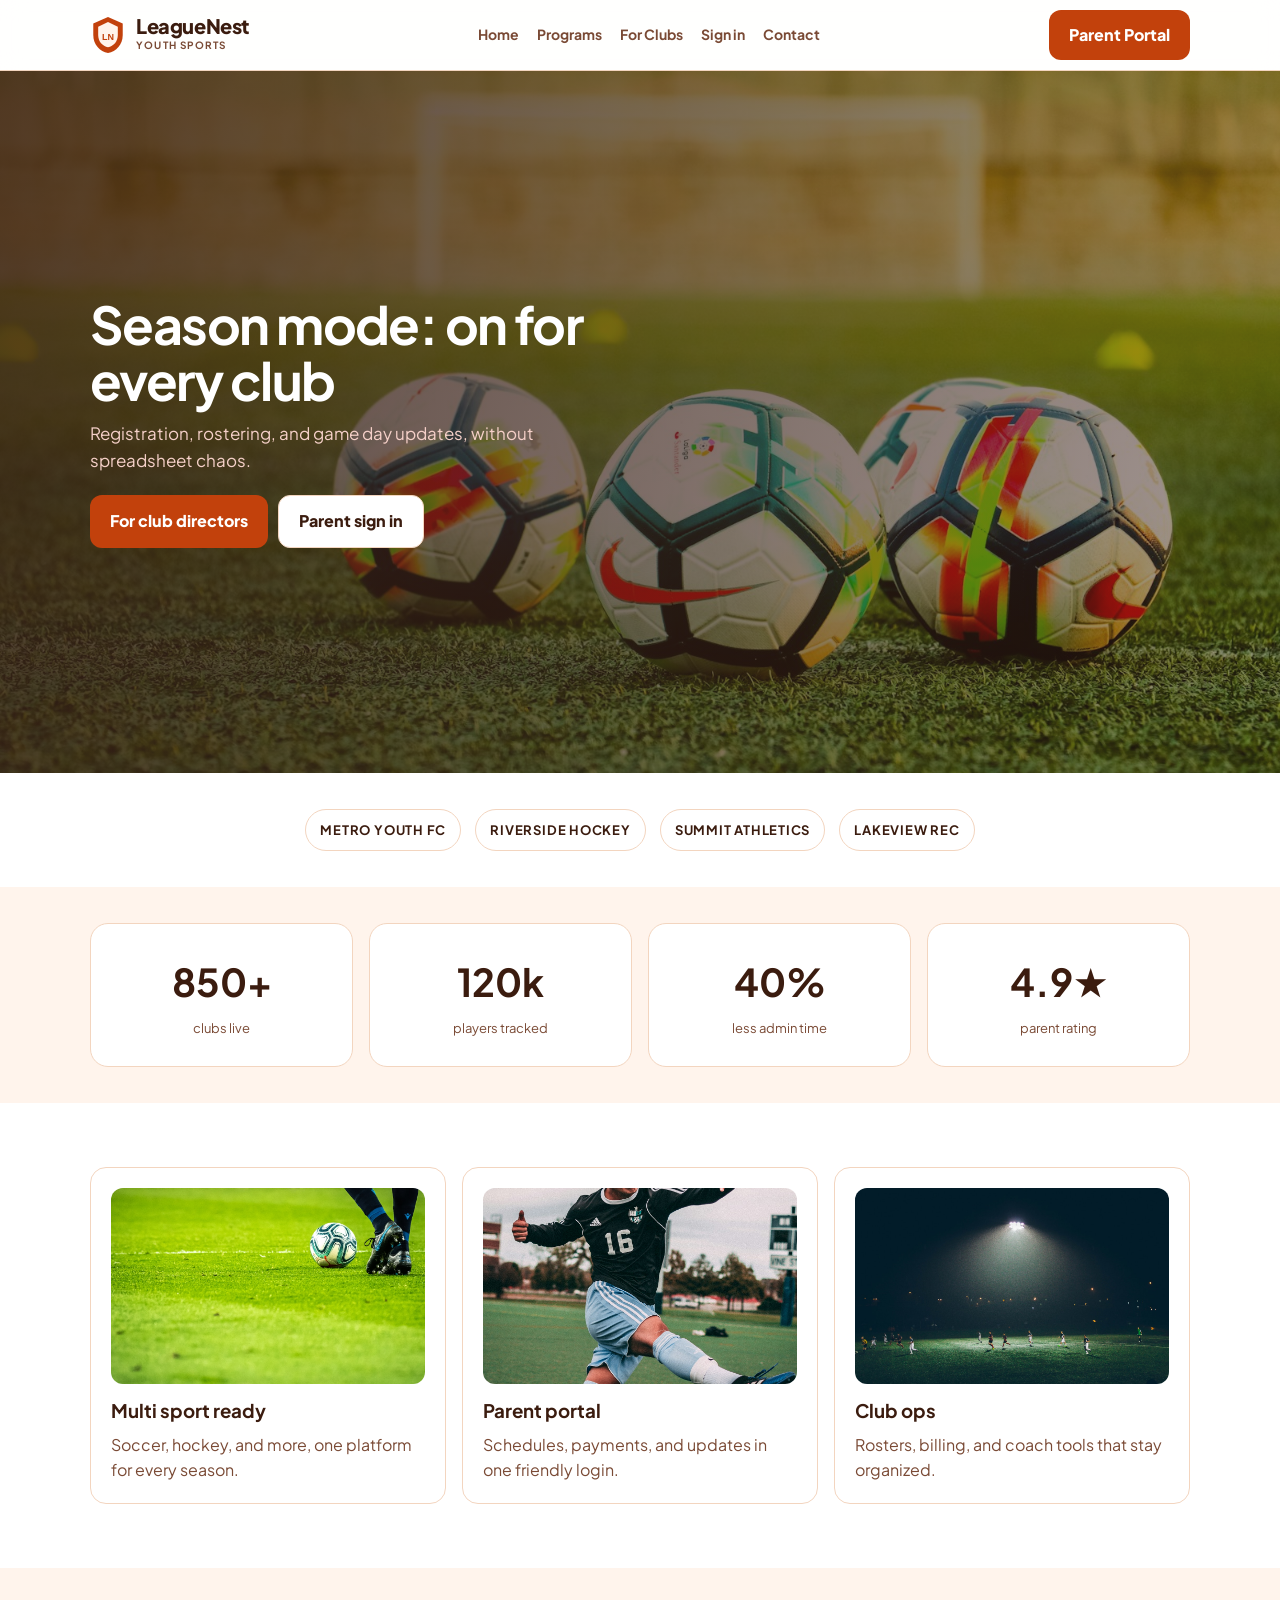
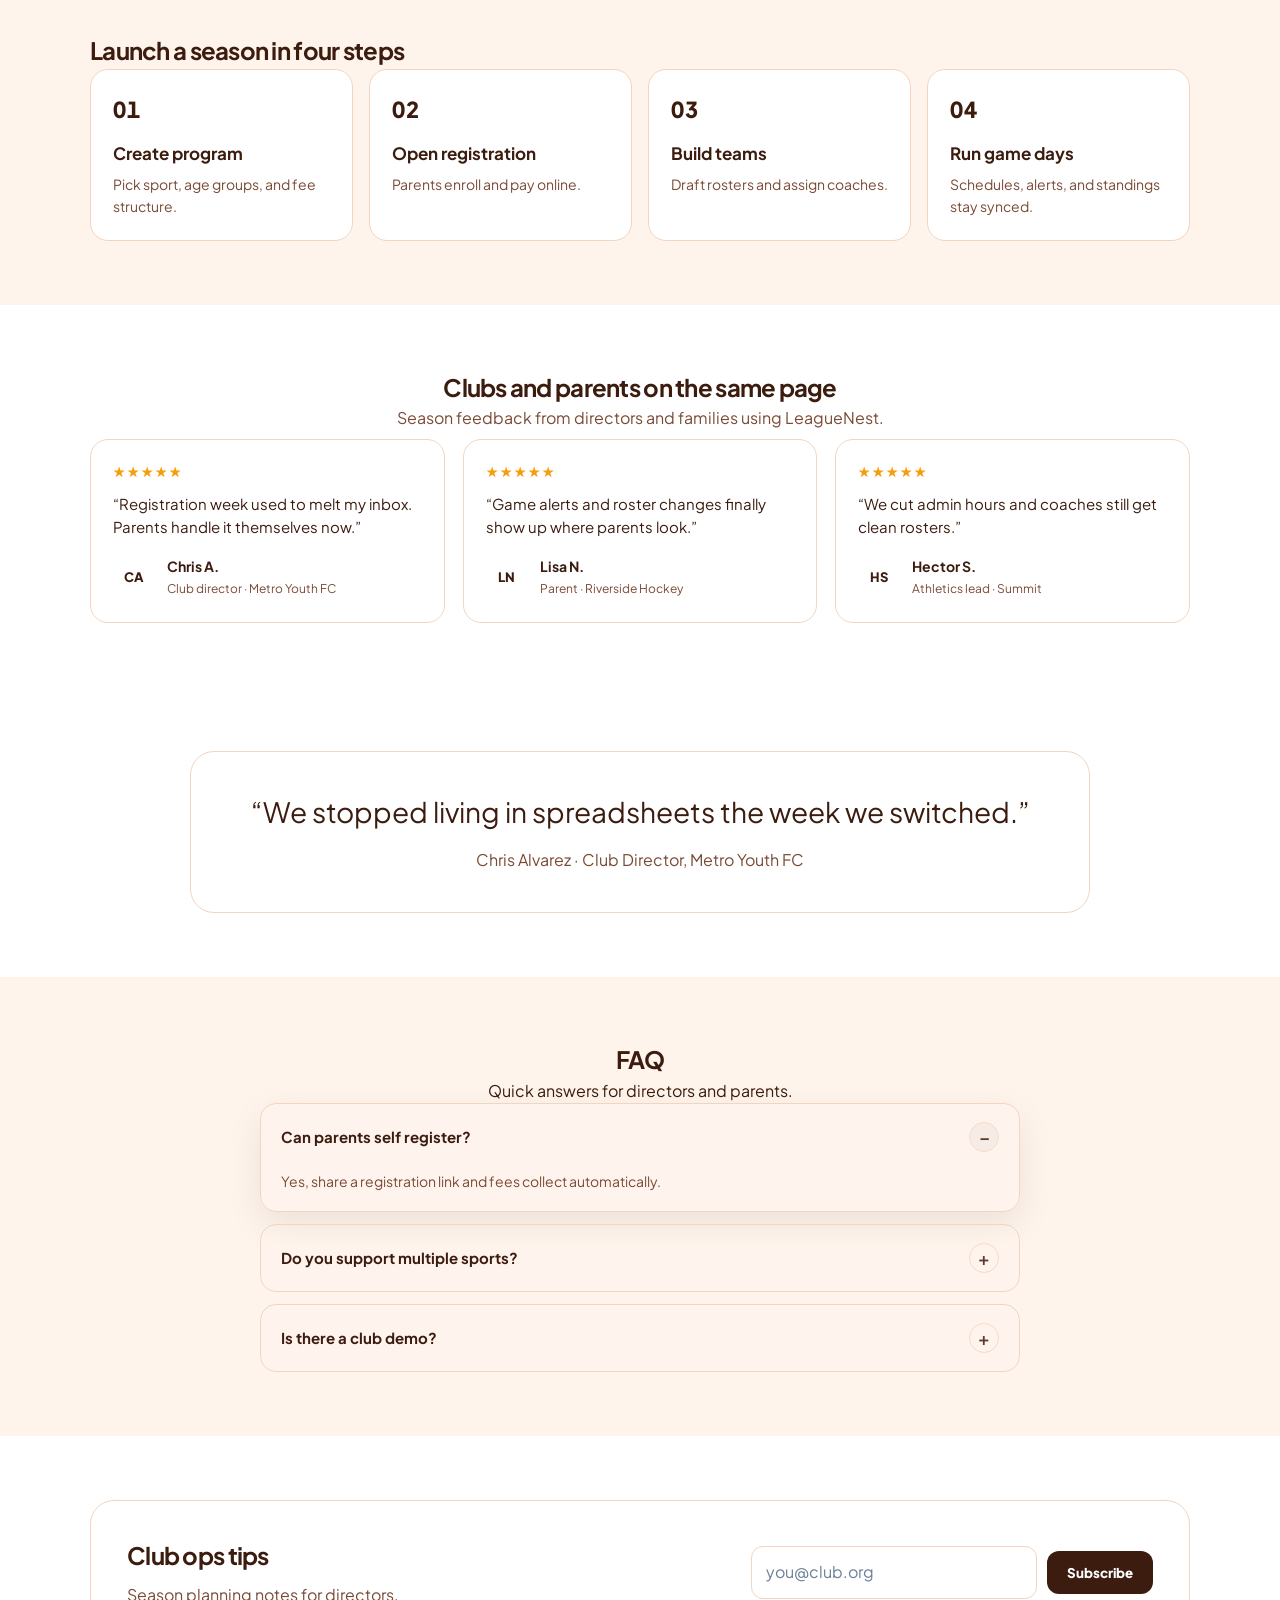
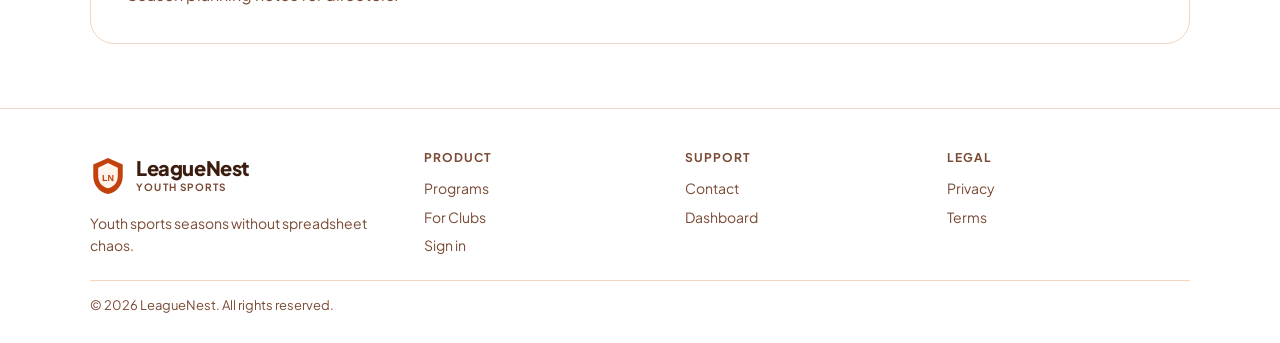
<file: index.html>
<!DOCTYPE html><html lang="en"><head><meta charset="utf-8"/><meta name="viewport" content="width=device-width,initial-scale=1"/>
<title>LeagueNest | Youth Sports Programs</title><link href="https://fonts.googleapis.com/css2?family=Plus+Jakarta+Sans:wght@400;500;600;700;800&display=swap" rel="stylesheet"/><link rel="stylesheet" href="styles.css"/>  <link rel="icon" href="favicon.svg" type="image/svg+xml"/>
  <meta name="theme-color" content="#fff4ec"/>
  <meta name="description" content="Youth sports platform for registration, rosters, and game day updates."/>
  <meta property="og:title" content="LeagueNest | Youth Sports Programs"/>
  <meta property="og:description" content="Youth sports platform for registration, rosters, and game day updates."/>
  <meta property="og:type" content="website"/>
  <meta property="og:url" content="https://mryamaslam.github.io/leaguenest/"/>
  <meta name="twitter:card" content="summary_large_image"/>
</head><body>
<a class="skip-link" href="#main">Skip to content</a>
<header><div class="wrap nav"><a class="logo logo-league" href="index.html" aria-label="LeagueNest home"><svg class="logo-crest" viewBox="0 0 44 48" aria-hidden="true"><path d="M22 2L40 10v14c0 12-8 20-18 22C12 44 4 36 4 24V10L22 2z" fill="#c2410c"/><path d="M22 8L34 14v10c0 8-5.2 13.5-12 15-6.8-1.5-12-7-12-15V14L22 8z" fill="#fff4ec"/><text x="22" y="30" text-anchor="middle" font-family="Arial Black,Arial,sans-serif" font-size="11" font-weight="800" fill="#c2410c">LN</text></svg><span class="logo-copy"><span class="logo-name">LeagueNest</span><span class="logo-tag">youth sports</span></span></a>
<button class="nav-toggle" id="navToggle" aria-label="Menu">☰</button>
<nav class="links" id="navLinks"><a href="index.html">Home</a><a href="programs.html">Programs</a><a href="clubs.html">For Clubs</a><a href="login.html">Sign in</a><a href="contact.html">Contact</a></nav>
<a class="btn btn-red" href="login.html">Parent Portal</a></div></header>
<main id="main">
<section class="hero" style="background-image:url('images/hero.jpg')"><div class="wrap">
<h1>Season mode: on for every club</h1>
<p class="lead">Registration, rostering, and game day updates, without spreadsheet chaos.</p>
<div style="display:flex;gap:10px;flex-wrap:wrap"><a class="btn btn-red" href="clubs.html">For club directors</a><a class="btn btn-line" href="login.html">Parent sign in</a></div>
</div></section>
<section class="section-alt section-tight"><div class="wrap"><div class="logos-row reveal"><span>Metro Youth FC</span><span>Riverside Hockey</span><span>Summit Athletics</span><span>Lakeview Rec</span></div></div></section>
<section class="section-tight"><div class="wrap"><div class="stats-strip reveal">
<div class="stat-box"><b>850+</b><span>clubs live</span></div>
<div class="stat-box"><b>120k</b><span>players tracked</span></div>
<div class="stat-box"><b>40%</b><span>less admin time</span></div>
<div class="stat-box"><b>4.9★</b><span>parent rating</span></div>
</div></div></section>
<section class="section-alt"><div class="wrap"><div class="grid-3">
<article class="card reveal"><img src="images/soccer.jpg" alt="Soccer" loading="lazy" decoding="async"><h3>Multi sport ready</h3><p>Soccer, hockey, and more, one platform for every season.</p></article>
<article class="card reveal"><img src="images/kids.jpg" alt="Kids" loading="lazy" decoding="async"><h3>Parent portal</h3><p>Schedules, payments, and updates in one friendly login.</p></article>
<article class="card reveal"><img src="images/field.jpg" alt="Field" loading="lazy" decoding="async"><h3>Club ops</h3><p>Rosters, billing, and coach tools that stay organized.</p></article>
</div></div></section>
<section><div class="wrap"><div class="section-head reveal"><h2 style="letter-spacing:-.03em">Launch a season in four steps</h2></div>
<div class="process reveal">
<div class="step"><h3>Create program</h3><p>Pick sport, age groups, and fee structure.</p></div>
<div class="step"><h3>Open registration</h3><p>Parents enroll and pay online.</p></div>
<div class="step"><h3>Build teams</h3><p>Draft rosters and assign coaches.</p></div>
<div class="step"><h3>Run game days</h3><p>Schedules, alerts, and standings stay synced.</p></div>
</div></div></section>
<section class="reviews-section section-alt"><div class="wrap"><div class="section-head center reveal"><h2 style="letter-spacing:-.03em">Clubs and parents on the same page</h2><p class="muted">Season feedback from directors and families using LeagueNest.</p></div><div class="reviews-grid reveal"><article class="review-card"><div class="review-stars">★★★★★</div><p>“Registration week used to melt my inbox. Parents handle it themselves now.”</p><div class="review-author"><span class="review-avatar">CA</span><div><strong>Chris A.</strong><span class="muted">Club director · Metro Youth FC</span></div></div></article><article class="review-card"><div class="review-stars">★★★★★</div><p>“Game alerts and roster changes finally show up where parents look.”</p><div class="review-author"><span class="review-avatar">LN</span><div><strong>Lisa N.</strong><span class="muted">Parent · Riverside Hockey</span></div></div></article><article class="review-card"><div class="review-stars">★★★★★</div><p>“We cut admin hours and coaches still get clean rosters.”</p><div class="review-author"><span class="review-avatar">HS</span><div><strong>Hector S.</strong><span class="muted">Athletics lead · Summit</span></div></div></article></div></div></section>
<section class="section-alt"><div class="wrap"><div class="quote-band reveal">
<blockquote>“We stopped living in spreadsheets the week we switched.”</blockquote>
<p class="muted">Chris Alvarez · Club Director, Metro Youth FC</p>
</div></div></section>
<section><div class="wrap"><div class="section-head center reveal"><h2>FAQ</h2><p>Quick answers for directors and parents.</p></div>
<div class="faq reveal">
<details open><summary>Can parents self register?</summary><p>Yes, share a registration link and fees collect automatically.</p></details>
<details><summary>Do you support multiple sports?</summary><p>Soccer, hockey, multi sport clinics, and custom programs.</p></details>
<details><summary>Is there a club demo?</summary><p>Yes, request one from the contact page.</p></details>
</div></div></section>
<section class="section-alt"><div class="wrap"><div class="newsletter reveal">
<div><h2>Club ops tips</h2><p class="muted" style="margin-top:8px">Season planning notes for directors.</p><p class="nl-success" style="display:none;margin-top:8px;color:var(--red)">Subscribed.</p></div>
<form id="newsletterForm" class="newsletter-form"><input type="email" required placeholder="you@club.org"/><button class="btn" type="submit">Subscribe</button></form>
</div></div></section>
</main>
<footer><div class="wrap"><div class="footer-grid">
<div><a class="logo logo-league" href="index.html" aria-label="LeagueNest home"><svg class="logo-crest" viewBox="0 0 44 48" aria-hidden="true"><path d="M22 2L40 10v14c0 12-8 20-18 22C12 44 4 36 4 24V10L22 2z" fill="#c2410c"/><path d="M22 8L34 14v10c0 8-5.2 13.5-12 15-6.8-1.5-12-7-12-15V14L22 8z" fill="#fff4ec"/><text x="22" y="30" text-anchor="middle" font-family="Arial Black,Arial,sans-serif" font-size="11" font-weight="800" fill="#c2410c">LN</text></svg><span class="logo-copy"><span class="logo-name">LeagueNest</span><span class="logo-tag">youth sports</span></span></a><p class="muted" style="margin-top:10px;font-size:14px">Youth sports seasons without spreadsheet chaos.</p></div>
<div><h4>Product</h4><a href="programs.html">Programs</a><a href="clubs.html">For Clubs</a><a href="login.html">Sign in</a></div>
<div><h4>Support</h4><a href="contact.html">Contact</a><a href="dashboard.html">Dashboard</a></div>
<div><h4>Legal</h4><a href="privacy.html">Privacy</a><a href="terms.html">Terms</a></div>
</div><div class="footer-bottom">© 2026 LeagueNest. All rights reserved.</div></div></footer><script src="app.js"></script><div class="cookie-bar" id="cookieBar" role="dialog" aria-live="polite"><p>We use local storage for cart/demo preferences. See our <a href="privacy.html">Privacy</a>.</p><button type="button" class="btn btn-solid btn-primary btn-teal btn-red btn-sky" id="cookieAccept">Got it</button></div>
<button type="button" class="to-top" id="toTop" aria-label="Back to top">↑</button>
</body></html>
</file>
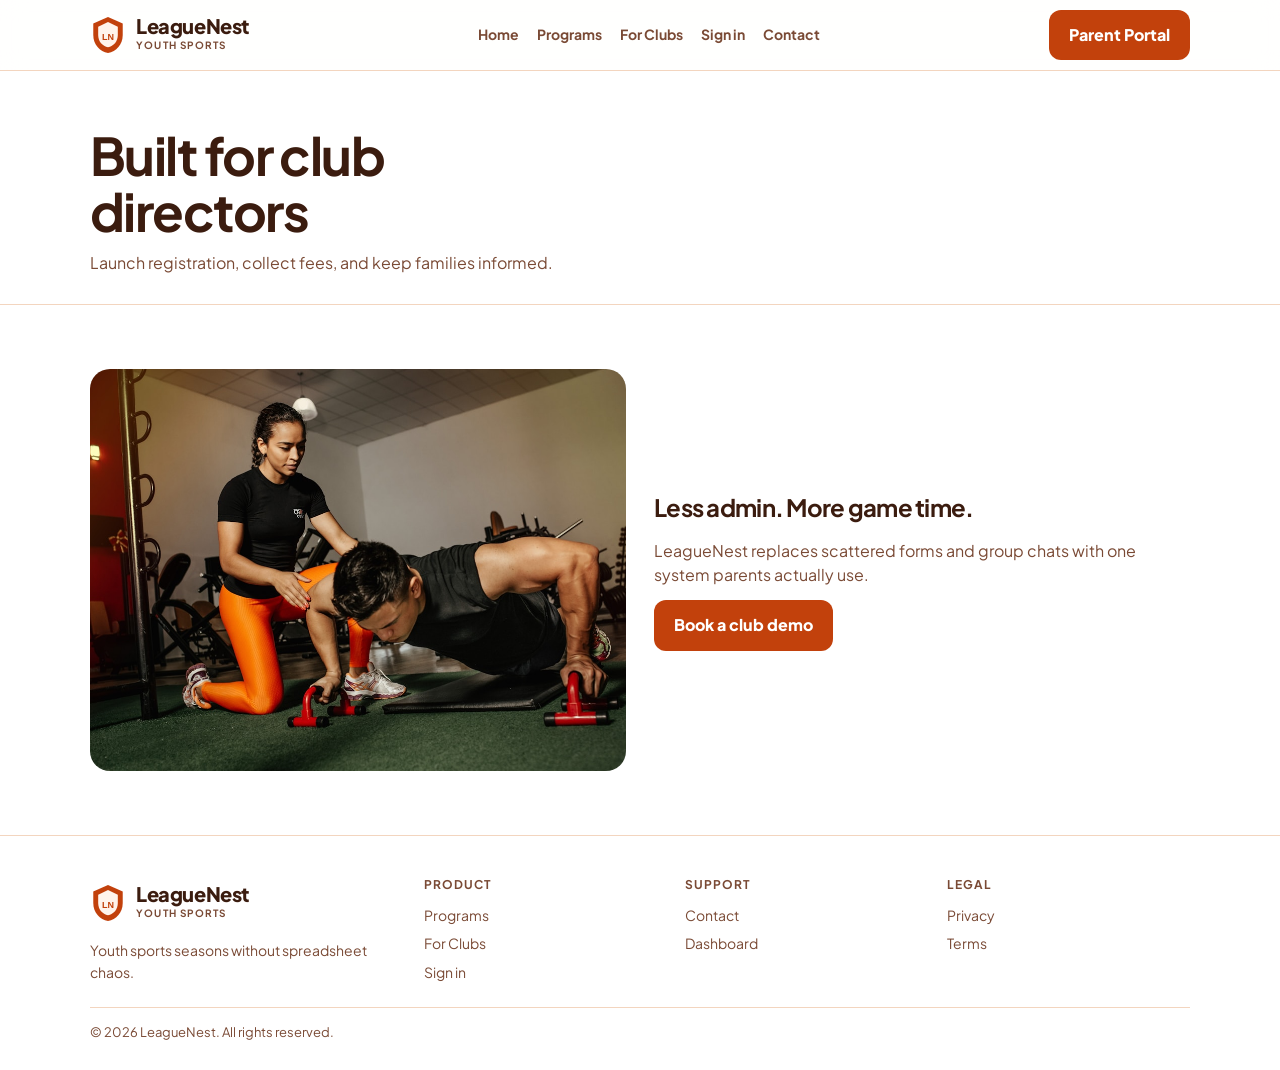
<file: clubs.html>
<!DOCTYPE html><html lang="en"><head><meta charset="utf-8"/><meta name="viewport" content="width=device-width,initial-scale=1"/>
<title>For Clubs | LeagueNest</title>
<link href="https://fonts.googleapis.com/css2?family=Plus+Jakarta+Sans:wght@400;500;600;700;800&display=swap" rel="stylesheet"/>
<link rel="stylesheet" href="styles.css"/>  <link rel="icon" href="favicon.svg" type="image/svg+xml"/>
  <meta name="theme-color" content="#fff4ec"/>
  <meta name="description" content="Youth sports platform for registration, rosters, and game day updates."/>
  <meta property="og:title" content="For Clubs | LeagueNest"/>
  <meta property="og:description" content="Youth sports platform for registration, rosters, and game day updates."/>
  <meta property="og:type" content="website"/>
  <meta property="og:url" content="https://mryamaslam.github.io/leaguenest/"/>
  <meta name="twitter:card" content="summary_large_image"/>
</head><body>
<a class="skip-link" href="#main">Skip to content</a><header><div class="wrap nav"><a class="logo logo-league" href="index.html" aria-label="LeagueNest home"><svg class="logo-crest" viewBox="0 0 44 48" aria-hidden="true"><path d="M22 2L40 10v14c0 12-8 20-18 22C12 44 4 36 4 24V10L22 2z" fill="#c2410c"/><path d="M22 8L34 14v10c0 8-5.2 13.5-12 15-6.8-1.5-12-7-12-15V14L22 8z" fill="#fff4ec"/><text x="22" y="30" text-anchor="middle" font-family="Arial Black,Arial,sans-serif" font-size="11" font-weight="800" fill="#c2410c">LN</text></svg><span class="logo-copy"><span class="logo-name">LeagueNest</span><span class="logo-tag">youth sports</span></span></a>
<button class="nav-toggle" id="navToggle" aria-label="Menu">☰</button>
<nav class="links" id="navLinks"><a href="index.html">Home</a><a href="programs.html">Programs</a><a href="clubs.html">For Clubs</a><a href="login.html">Sign in</a><a href="contact.html">Contact</a></nav>
<a class="btn btn-red" href="login.html">Parent Portal</a></div></header>
<main id="main"><div class="page-hero"><div class="wrap"><h1>Built for club directors</h1><p>Launch registration, collect fees, and keep families informed.</p></div></div>
<section class="section-alt"><div class="wrap grid-2"><img class="split-img" src="images/team.jpg" alt="Club staff" loading="lazy" decoding="async"><div>
<h2>Less admin. More game time.</h2>
<p class="muted" style="margin:12px 0">LeagueNest replaces scattered forms and group chats with one system parents actually use.</p>
<a class="btn btn-red" href="contact.html">Book a club demo</a>
</div></div></section></main>
<footer><div class="wrap"><div class="footer-grid">
<div><a class="logo logo-league" href="index.html" aria-label="LeagueNest home"><svg class="logo-crest" viewBox="0 0 44 48" aria-hidden="true"><path d="M22 2L40 10v14c0 12-8 20-18 22C12 44 4 36 4 24V10L22 2z" fill="#c2410c"/><path d="M22 8L34 14v10c0 8-5.2 13.5-12 15-6.8-1.5-12-7-12-15V14L22 8z" fill="#fff4ec"/><text x="22" y="30" text-anchor="middle" font-family="Arial Black,Arial,sans-serif" font-size="11" font-weight="800" fill="#c2410c">LN</text></svg><span class="logo-copy"><span class="logo-name">LeagueNest</span><span class="logo-tag">youth sports</span></span></a><p class="muted" style="margin-top:10px;font-size:14px">Youth sports seasons without spreadsheet chaos.</p></div>
<div><h4>Product</h4><a href="programs.html">Programs</a><a href="clubs.html">For Clubs</a><a href="login.html">Sign in</a></div>
<div><h4>Support</h4><a href="contact.html">Contact</a><a href="dashboard.html">Dashboard</a></div>
<div><h4>Legal</h4><a href="privacy.html">Privacy</a><a href="terms.html">Terms</a></div>
</div><div class="footer-bottom">© 2026 LeagueNest. All rights reserved.</div></div></footer><script src="app.js"></script><div class="cookie-bar" id="cookieBar" role="dialog" aria-live="polite"><p>We use local storage for cart/demo preferences. See our <a href="privacy.html">Privacy</a>.</p><button type="button" class="btn btn-solid btn-primary btn-teal btn-red btn-sky" id="cookieAccept">Got it</button></div>
<button type="button" class="to-top" id="toTop" aria-label="Back to top">↑</button>
</body></html>
</file>
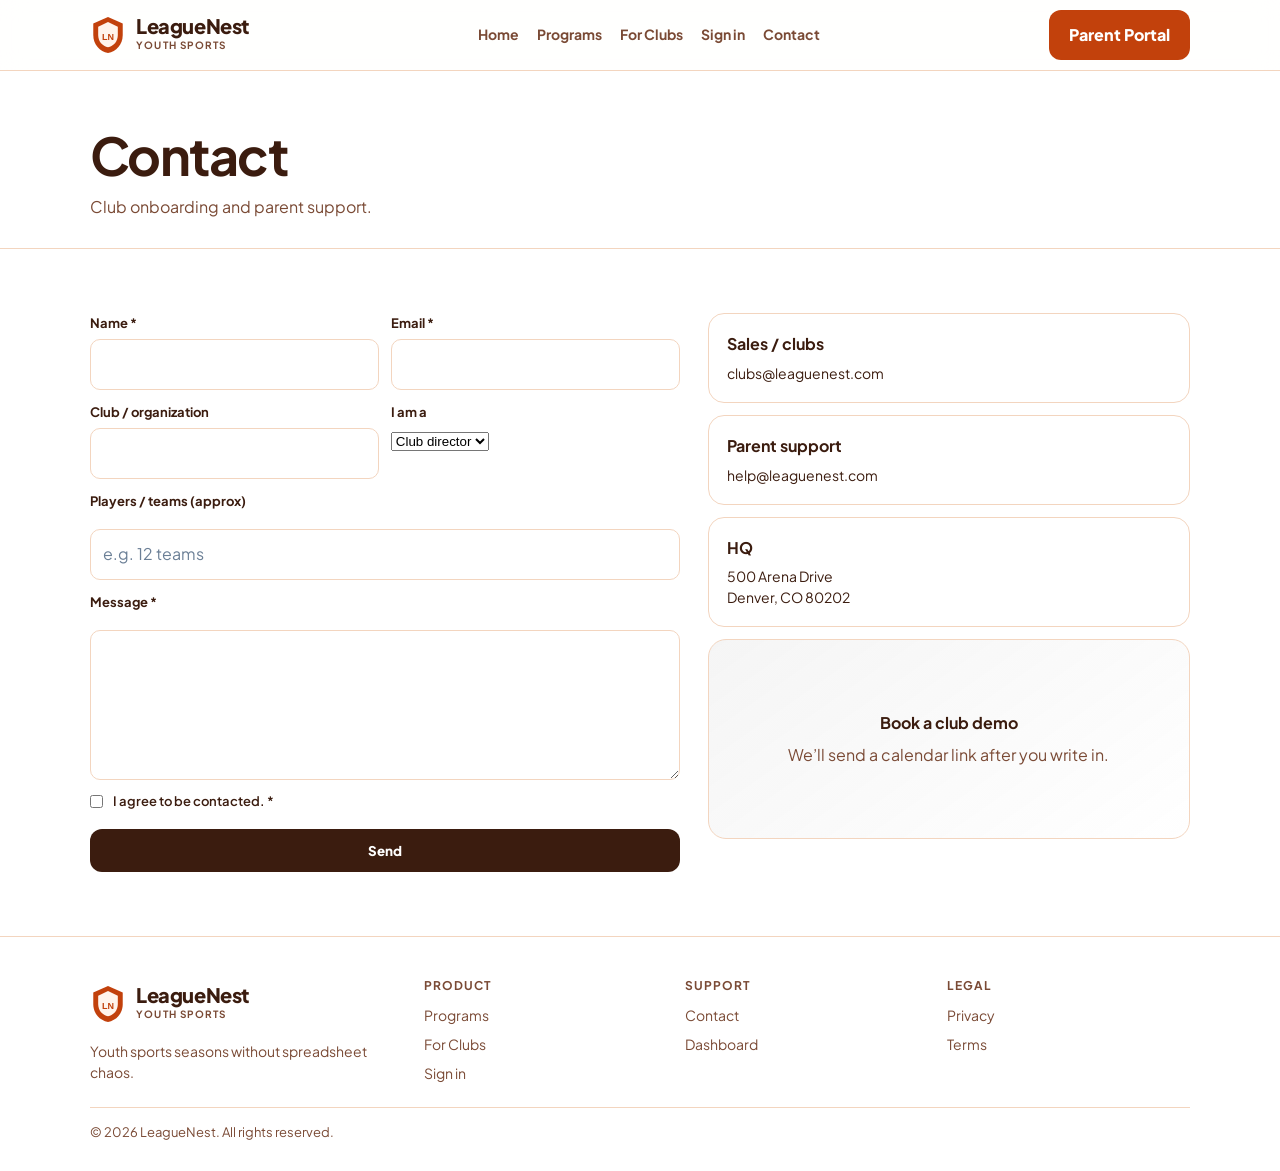
<file: contact.html>
<!DOCTYPE html><html lang="en"><head><meta charset="utf-8"/><meta name="viewport" content="width=device-width,initial-scale=1"/>
<title>Contact | LeagueNest</title><link href="https://fonts.googleapis.com/css2?family=Plus+Jakarta+Sans:wght@400;500;600;700;800&display=swap" rel="stylesheet"/><link rel="stylesheet" href="styles.css"/>  <link rel="icon" href="favicon.svg" type="image/svg+xml"/>
  <meta name="theme-color" content="#fff4ec"/>
  <meta name="description" content="Youth sports platform for registration, rosters, and game day updates."/>
  <meta property="og:title" content="Contact | LeagueNest"/>
  <meta property="og:description" content="Youth sports platform for registration, rosters, and game day updates."/>
  <meta property="og:type" content="website"/>
  <meta property="og:url" content="https://mryamaslam.github.io/leaguenest/"/>
  <meta name="twitter:card" content="summary_large_image"/>
</head><body>
<a class="skip-link" href="#main">Skip to content</a>
<header><div class="wrap nav"><a class="logo logo-league" href="index.html" aria-label="LeagueNest home"><svg class="logo-crest" viewBox="0 0 44 48" aria-hidden="true"><path d="M22 2L40 10v14c0 12-8 20-18 22C12 44 4 36 4 24V10L22 2z" fill="#c2410c"/><path d="M22 8L34 14v10c0 8-5.2 13.5-12 15-6.8-1.5-12-7-12-15V14L22 8z" fill="#fff4ec"/><text x="22" y="30" text-anchor="middle" font-family="Arial Black,Arial,sans-serif" font-size="11" font-weight="800" fill="#c2410c">LN</text></svg><span class="logo-copy"><span class="logo-name">LeagueNest</span><span class="logo-tag">youth sports</span></span></a>
<button class="nav-toggle" id="navToggle" aria-label="Menu">☰</button>
<nav class="links" id="navLinks"><a href="index.html">Home</a><a href="programs.html">Programs</a><a href="clubs.html">For Clubs</a><a href="login.html">Sign in</a><a href="contact.html">Contact</a></nav>
<a class="btn btn-red" href="login.html">Parent Portal</a></div></header>
<main id="main">
<div class="page-hero"><div class="wrap"><h1>Contact</h1><p>Club onboarding and parent support.</p></div></div>
<section class="section-alt"><div class="wrap contact-grid">
<form class="form" id="contactForm">
<div id="formSuccess" class="form-success">Thanks, we’ll reply soon.</div>
<div class="form-row"><div><label>Name *</label><input required/></div><div><label>Email *</label><input type="email" required/></div></div>
<div class="form-row"><div><label>Club / organization</label><input/></div>
<div><label>I am a</label><select><option>Club director</option><option>Coach</option><option>Parent</option><option>Other</option></select></div></div>
<label>Players / teams (approx)</label><input placeholder="e.g. 12 teams"/>
<label>Message *</label><textarea required rows="5"></textarea>
<div class="check-row"><label><input type="checkbox" required /> <span>I agree to be contacted. *</span></label></div>
<button class="btn" type="submit">Send</button>
</form>
<div>
<div class="contact-cards">
<div class="contact-card"><h4>Sales / clubs</h4><p><a href="mailto:clubs@leaguenest.com">clubs@leaguenest.com</a></p></div>
<div class="contact-card"><h4>Parent support</h4><p><a href="mailto:help@leaguenest.com">help@leaguenest.com</a></p></div>
<div class="contact-card"><h4>HQ</h4><p>500 Arena Drive<br/>Denver, CO 80202</p></div>
</div>
<div class="map-box" style="margin-top:12px"><div><strong>Book a club demo</strong><p class="muted" style="margin-top:8px">We’ll send a calendar link after you write in.</p></div></div>
</div></div></section>
</main>
<footer><div class="wrap"><div class="footer-grid">
<div><a class="logo logo-league" href="index.html" aria-label="LeagueNest home"><svg class="logo-crest" viewBox="0 0 44 48" aria-hidden="true"><path d="M22 2L40 10v14c0 12-8 20-18 22C12 44 4 36 4 24V10L22 2z" fill="#c2410c"/><path d="M22 8L34 14v10c0 8-5.2 13.5-12 15-6.8-1.5-12-7-12-15V14L22 8z" fill="#fff4ec"/><text x="22" y="30" text-anchor="middle" font-family="Arial Black,Arial,sans-serif" font-size="11" font-weight="800" fill="#c2410c">LN</text></svg><span class="logo-copy"><span class="logo-name">LeagueNest</span><span class="logo-tag">youth sports</span></span></a><p class="muted" style="margin-top:10px;font-size:14px">Youth sports seasons without spreadsheet chaos.</p></div>
<div><h4>Product</h4><a href="programs.html">Programs</a><a href="clubs.html">For Clubs</a><a href="login.html">Sign in</a></div>
<div><h4>Support</h4><a href="contact.html">Contact</a><a href="dashboard.html">Dashboard</a></div>
<div><h4>Legal</h4><a href="privacy.html">Privacy</a><a href="terms.html">Terms</a></div>
</div><div class="footer-bottom">© 2026 LeagueNest. All rights reserved.</div></div></footer><script src="app.js"></script><div class="cookie-bar" id="cookieBar" role="dialog" aria-live="polite"><p>We use local storage for cart/demo preferences. See our <a href="privacy.html">Privacy</a>.</p><button type="button" class="btn btn-solid btn-primary btn-teal btn-red btn-sky" id="cookieAccept">Got it</button></div>
<button type="button" class="to-top" id="toTop" aria-label="Back to top">↑</button>
</body></html>
</file>
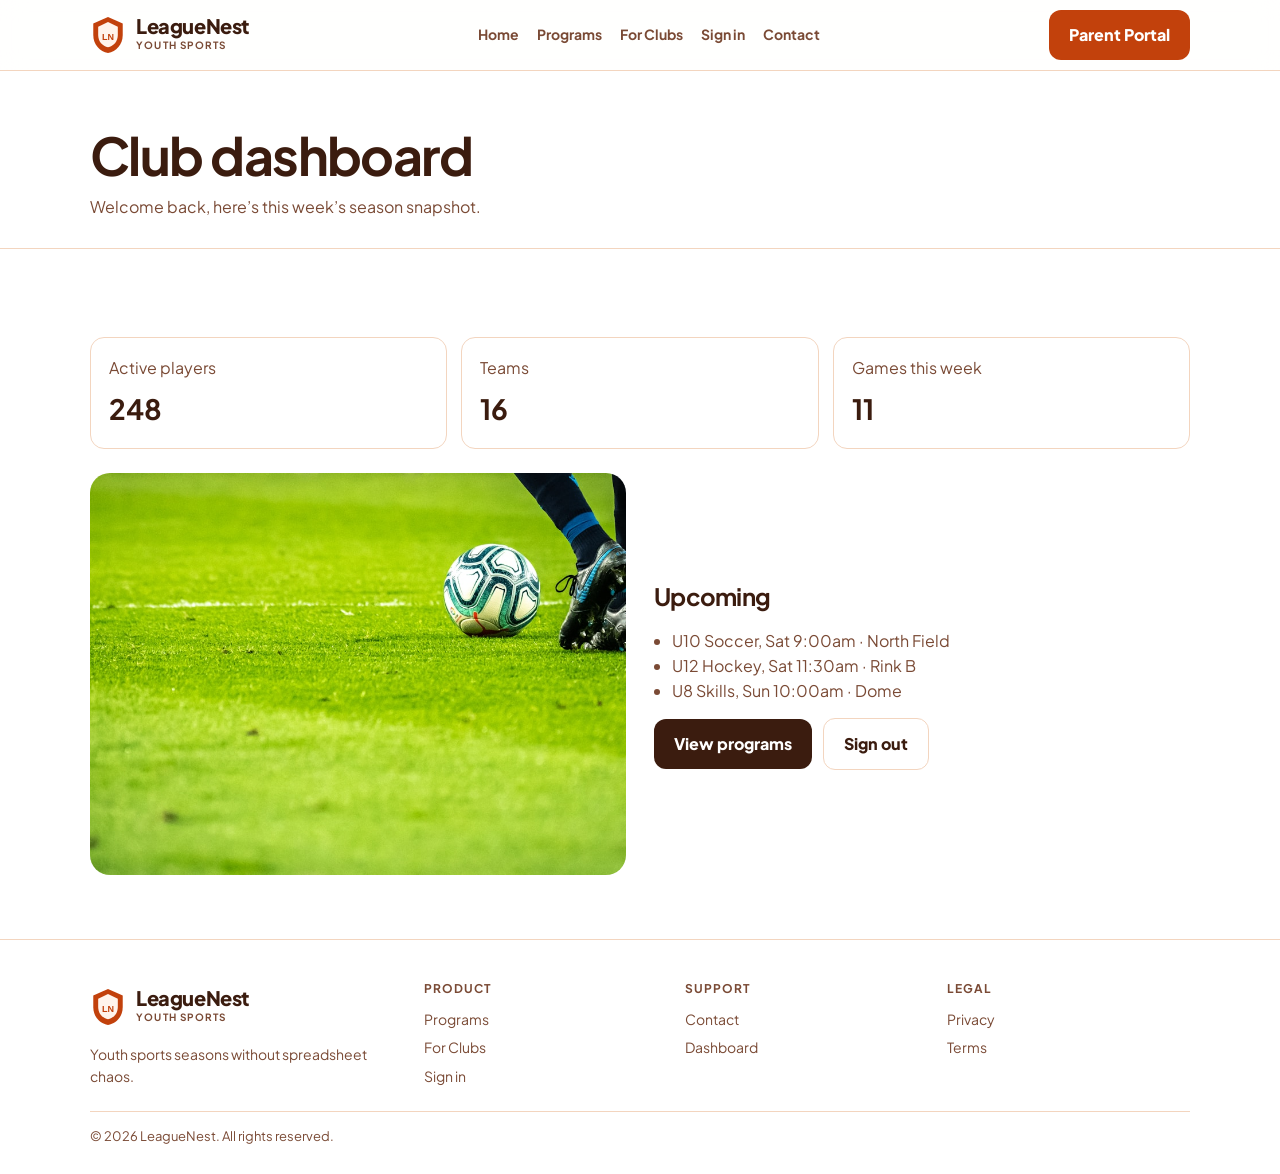
<file: dashboard.html>
<!DOCTYPE html><html lang="en"><head><meta charset="utf-8"/><meta name="viewport" content="width=device-width,initial-scale=1"/>
<title>Dashboard | LeagueNest</title>
<link href="https://fonts.googleapis.com/css2?family=Plus+Jakarta+Sans:wght@400;500;600;700;800&display=swap" rel="stylesheet"/>
<link rel="stylesheet" href="styles.css"/>  <link rel="icon" href="favicon.svg" type="image/svg+xml"/>
  <meta name="theme-color" content="#fff4ec"/>
  <meta name="description" content="Youth sports platform for registration, rosters, and game day updates."/>
  <meta property="og:title" content="Dashboard | LeagueNest"/>
  <meta property="og:description" content="Youth sports platform for registration, rosters, and game day updates."/>
  <meta property="og:type" content="website"/>
  <meta property="og:url" content="https://mryamaslam.github.io/leaguenest/"/>
  <meta name="twitter:card" content="summary_large_image"/>
</head><body>
<a class="skip-link" href="#main">Skip to content</a>
<header><div class="wrap nav"><a class="logo logo-league" href="index.html" aria-label="LeagueNest home"><svg class="logo-crest" viewBox="0 0 44 48" aria-hidden="true"><path d="M22 2L40 10v14c0 12-8 20-18 22C12 44 4 36 4 24V10L22 2z" fill="#c2410c"/><path d="M22 8L34 14v10c0 8-5.2 13.5-12 15-6.8-1.5-12-7-12-15V14L22 8z" fill="#fff4ec"/><text x="22" y="30" text-anchor="middle" font-family="Arial Black,Arial,sans-serif" font-size="11" font-weight="800" fill="#c2410c">LN</text></svg><span class="logo-copy"><span class="logo-name">LeagueNest</span><span class="logo-tag">youth sports</span></span></a>
<button class="nav-toggle" id="navToggle" aria-label="Menu">☰</button>
<nav class="links" id="navLinks"><a href="index.html">Home</a><a href="programs.html">Programs</a><a href="clubs.html">For Clubs</a><a href="login.html">Sign in</a><a href="contact.html">Contact</a></nav>
<a class="btn btn-red" href="login.html">Parent Portal</a></div></header>
<main id="main">
<div class="page-hero"><div class="wrap"><h1>Club dashboard</h1><p>Welcome back, here’s this week’s season snapshot.</p></div></div>
<section class="section-alt"><div class="wrap">
<div class="dash-stats">
<div class="stat"><span class="muted">Active players</span><b>248</b></div>
<div class="stat"><span class="muted">Teams</span><b>16</b></div>
<div class="stat"><span class="muted">Games this week</span><b>11</b></div>
</div>
<div class="grid-2">
<img class="split-img" src="images/soccer.jpg" alt="Upcoming matches" loading="lazy" decoding="async">
<div>
<h2>Upcoming</h2>
<ul class="muted" style="margin:14px 0;padding-left:18px">
<li>U10 Soccer, Sat 9:00am · North Field</li>
<li>U12 Hockey, Sat 11:30am · Rink B</li>
<li>U8 Skills, Sun 10:00am · Dome</li>
</ul>
<a class="btn" href="programs.html">View programs</a>
<a class="btn btn-line" style="margin-left:8px" href="login.html">Sign out</a>
</div>
</div>
</div></section>
</main>
<footer><div class="wrap"><div class="footer-grid">
<div><a class="logo logo-league" href="index.html" aria-label="LeagueNest home"><svg class="logo-crest" viewBox="0 0 44 48" aria-hidden="true"><path d="M22 2L40 10v14c0 12-8 20-18 22C12 44 4 36 4 24V10L22 2z" fill="#c2410c"/><path d="M22 8L34 14v10c0 8-5.2 13.5-12 15-6.8-1.5-12-7-12-15V14L22 8z" fill="#fff4ec"/><text x="22" y="30" text-anchor="middle" font-family="Arial Black,Arial,sans-serif" font-size="11" font-weight="800" fill="#c2410c">LN</text></svg><span class="logo-copy"><span class="logo-name">LeagueNest</span><span class="logo-tag">youth sports</span></span></a><p class="muted" style="margin-top:10px;font-size:14px">Youth sports seasons without spreadsheet chaos.</p></div>
<div><h4>Product</h4><a href="programs.html">Programs</a><a href="clubs.html">For Clubs</a><a href="login.html">Sign in</a></div>
<div><h4>Support</h4><a href="contact.html">Contact</a><a href="dashboard.html">Dashboard</a></div>
<div><h4>Legal</h4><a href="privacy.html">Privacy</a><a href="terms.html">Terms</a></div>
</div><div class="footer-bottom">© 2026 LeagueNest. All rights reserved.</div></div></footer><script src="app.js"></script><div class="cookie-bar" id="cookieBar" role="dialog" aria-live="polite"><p>We use local storage for cart/demo preferences. See our <a href="privacy.html">Privacy</a>.</p><button type="button" class="btn btn-solid btn-primary btn-teal btn-red btn-sky" id="cookieAccept">Got it</button></div>
<button type="button" class="to-top" id="toTop" aria-label="Back to top">↑</button>
</body></html>
</file>
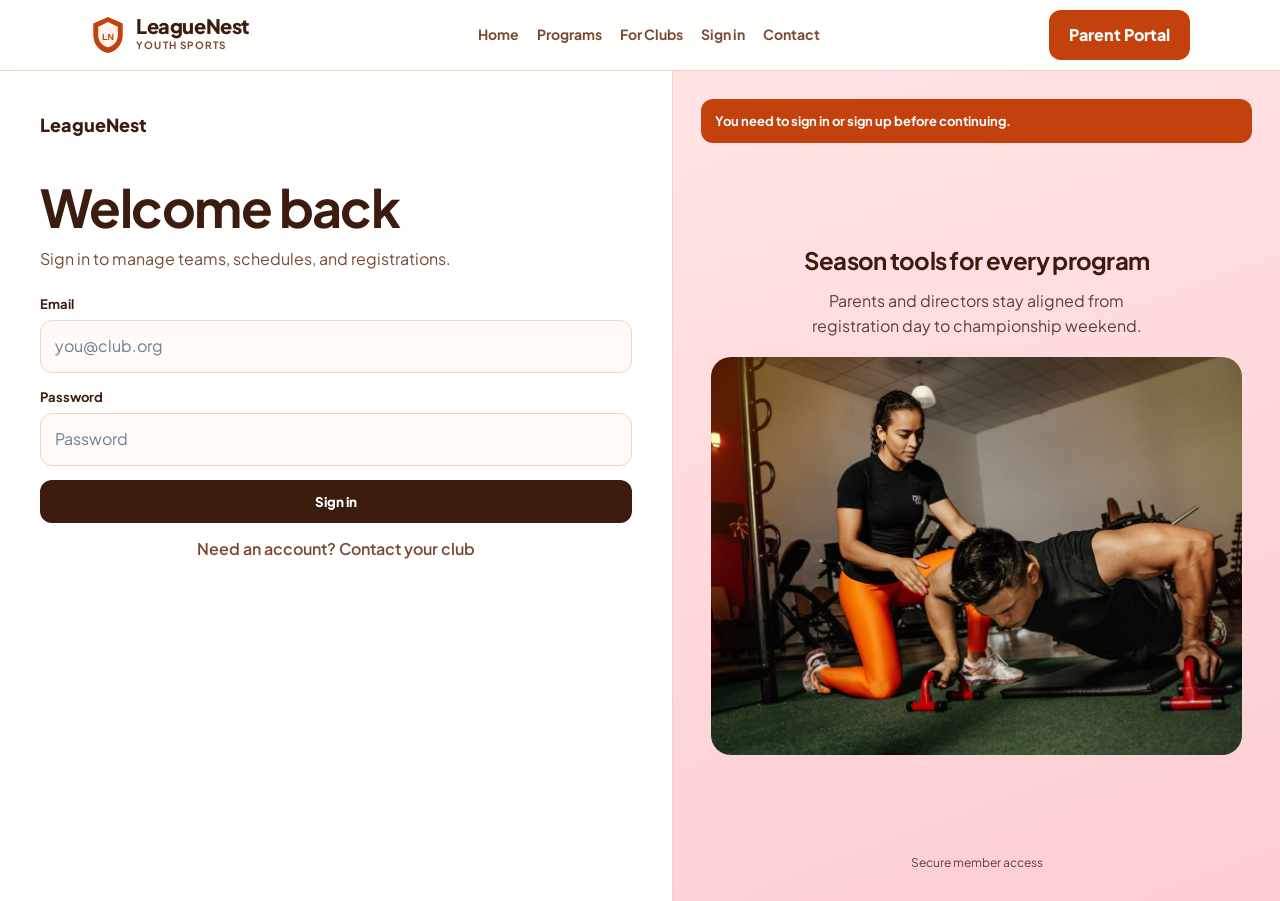
<file: login.html>
<!DOCTYPE html><html lang="en"><head><meta charset="utf-8"/><meta name="viewport" content="width=device-width,initial-scale=1"/>
<title>Sign in | LeagueNest</title>
<link href="https://fonts.googleapis.com/css2?family=Plus+Jakarta+Sans:wght@400;500;600;700;800&display=swap" rel="stylesheet"/>
<link rel="stylesheet" href="styles.css"/>  <link rel="icon" href="favicon.svg" type="image/svg+xml"/>
  <meta name="theme-color" content="#fff4ec"/>
  <meta name="description" content="Youth sports platform for registration, rosters, and game day updates."/>
  <meta property="og:title" content="Sign in | LeagueNest"/>
  <meta property="og:description" content="Youth sports platform for registration, rosters, and game day updates."/>
  <meta property="og:type" content="website"/>
  <meta property="og:url" content="https://mryamaslam.github.io/leaguenest/"/>
  <meta name="twitter:card" content="summary_large_image"/>
</head><body>
<div id="main">
<a class="skip-link" href="#top">Skip to content</a>
<header><div class="wrap nav"><a class="logo logo-league" href="index.html" aria-label="LeagueNest home"><svg class="logo-crest" viewBox="0 0 44 48" aria-hidden="true"><path d="M22 2L40 10v14c0 12-8 20-18 22C12 44 4 36 4 24V10L22 2z" fill="#c2410c"/><path d="M22 8L34 14v10c0 8-5.2 13.5-12 15-6.8-1.5-12-7-12-15V14L22 8z" fill="#fff4ec"/><text x="22" y="30" text-anchor="middle" font-family="Arial Black,Arial,sans-serif" font-size="11" font-weight="800" fill="#c2410c">LN</text></svg><span class="logo-copy"><span class="logo-name">LeagueNest</span><span class="logo-tag">youth sports</span></span></a>
<button class="nav-toggle" id="navToggle" aria-label="Menu">☰</button>
<nav class="links" id="navLinks"><a href="index.html">Home</a><a href="programs.html">Programs</a><a href="clubs.html">For Clubs</a><a href="login.html">Sign in</a><a href="contact.html">Contact</a></nav>
<a class="btn btn-red" href="login.html">Parent Portal</a></div></header>
<div class="shell">
<section class="left">
<a class="brand" href="index.html" style="margin-bottom:40px"><span class="puck"></span>LeagueNest</a>
<h1>Welcome back</h1>
<p class="muted" style="margin-bottom:22px">Sign in to manage teams, schedules, and registrations.</p>
<form onsubmit="event.preventDefault(); location.href='dashboard.html';">
<div class="field"><label for="email">Email</label><input class="input" id="email" type="email" placeholder="you@club.org" required/></div>
<div class="field"><label for="password">Password</label><input class="input" id="password" type="password" placeholder="Password" required/></div>
<button class="btn btn-full" type="submit">Sign in</button>
</form>
<a href="contact.html" class="muted" style="display:block;text-align:center;margin-top:14px;font-weight:600">Need an account? Contact your club</a>
</section>
<aside class="right">
<div class="alert">You need to sign in or sign up before continuing.</div>
<div style="text-align:center;padding:30px 10px"><h2>Season tools for every program</h2>
<p class="muted" style="margin:10px auto 18px;max-width:32ch">Parents and directors stay aligned from registration day to championship weekend.</p>
<img class="split-img" src="images/team.jpg" alt="Team huddle" loading="lazy" decoding="async"></div>
<p class="muted" style="font-size:12px;text-align:center">Secure member access</p>
</aside>
</div>
<script src="app.js"></script><div class="cookie-bar" id="cookieBar" role="dialog" aria-live="polite"><p>We use local storage for cart/demo preferences. See our <a href="privacy.html">Privacy</a>.</p><button type="button" class="btn btn-solid btn-primary btn-teal btn-red btn-sky" id="cookieAccept">Got it</button></div>
<button type="button" class="to-top" id="toTop" aria-label="Back to top">↑</button>
</body></html>
</file>
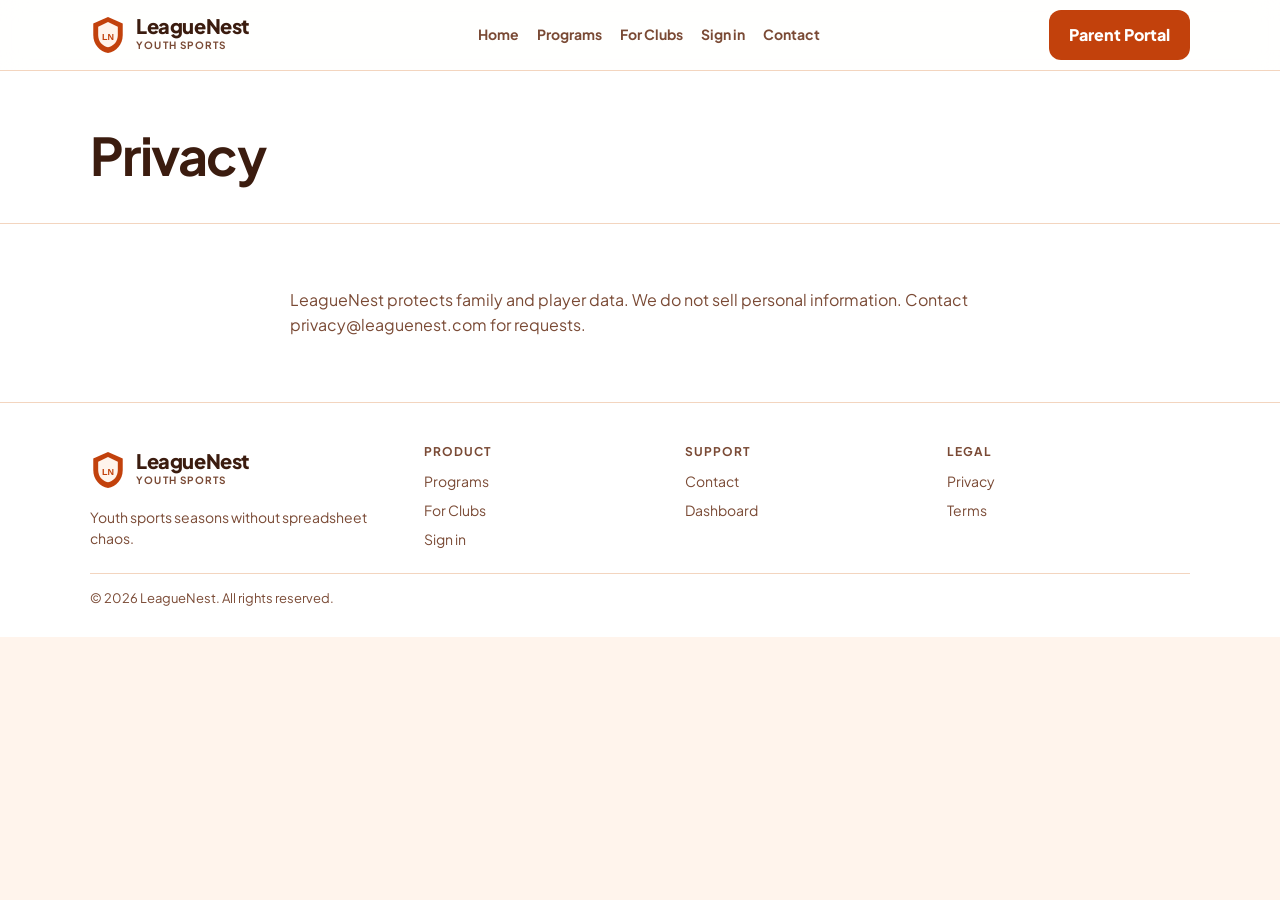
<file: privacy.html>
<!DOCTYPE html><html lang="en"><head><meta charset="utf-8"/><meta name="viewport" content="width=device-width,initial-scale=1"/>
<title>Privacy | LeagueNest</title>
<link href="https://fonts.googleapis.com/css2?family=Plus+Jakarta+Sans:wght@400;500;600;700;800&display=swap" rel="stylesheet"/>
<link rel="stylesheet" href="styles.css"/>  <link rel="icon" href="favicon.svg" type="image/svg+xml"/>
  <meta name="theme-color" content="#fff4ec"/>
  <meta name="description" content="Youth sports platform for registration, rosters, and game day updates."/>
  <meta property="og:title" content="Privacy | LeagueNest"/>
  <meta property="og:description" content="Youth sports platform for registration, rosters, and game day updates."/>
  <meta property="og:type" content="website"/>
  <meta property="og:url" content="https://mryamaslam.github.io/leaguenest/"/>
  <meta name="twitter:card" content="summary_large_image"/>
</head><body>
<a class="skip-link" href="#main">Skip to content</a><header><div class="wrap nav"><a class="logo logo-league" href="index.html" aria-label="LeagueNest home"><svg class="logo-crest" viewBox="0 0 44 48" aria-hidden="true"><path d="M22 2L40 10v14c0 12-8 20-18 22C12 44 4 36 4 24V10L22 2z" fill="#c2410c"/><path d="M22 8L34 14v10c0 8-5.2 13.5-12 15-6.8-1.5-12-7-12-15V14L22 8z" fill="#fff4ec"/><text x="22" y="30" text-anchor="middle" font-family="Arial Black,Arial,sans-serif" font-size="11" font-weight="800" fill="#c2410c">LN</text></svg><span class="logo-copy"><span class="logo-name">LeagueNest</span><span class="logo-tag">youth sports</span></span></a>
<button class="nav-toggle" id="navToggle" aria-label="Menu">☰</button>
<nav class="links" id="navLinks"><a href="index.html">Home</a><a href="programs.html">Programs</a><a href="clubs.html">For Clubs</a><a href="login.html">Sign in</a><a href="contact.html">Contact</a></nav>
<a class="btn btn-red" href="login.html">Parent Portal</a></div></header>
<main id="main"><div class="page-hero"><div class="wrap"><h1>Privacy</h1></div></div><section class="section-alt"><div class="wrap" style="max-width:700px"><p class="muted">LeagueNest protects family and player data. We do not sell personal information. Contact privacy@leaguenest.com for requests.</p></div></section></main>
<footer><div class="wrap"><div class="footer-grid">
<div><a class="logo logo-league" href="index.html" aria-label="LeagueNest home"><svg class="logo-crest" viewBox="0 0 44 48" aria-hidden="true"><path d="M22 2L40 10v14c0 12-8 20-18 22C12 44 4 36 4 24V10L22 2z" fill="#c2410c"/><path d="M22 8L34 14v10c0 8-5.2 13.5-12 15-6.8-1.5-12-7-12-15V14L22 8z" fill="#fff4ec"/><text x="22" y="30" text-anchor="middle" font-family="Arial Black,Arial,sans-serif" font-size="11" font-weight="800" fill="#c2410c">LN</text></svg><span class="logo-copy"><span class="logo-name">LeagueNest</span><span class="logo-tag">youth sports</span></span></a><p class="muted" style="margin-top:10px;font-size:14px">Youth sports seasons without spreadsheet chaos.</p></div>
<div><h4>Product</h4><a href="programs.html">Programs</a><a href="clubs.html">For Clubs</a><a href="login.html">Sign in</a></div>
<div><h4>Support</h4><a href="contact.html">Contact</a><a href="dashboard.html">Dashboard</a></div>
<div><h4>Legal</h4><a href="privacy.html">Privacy</a><a href="terms.html">Terms</a></div>
</div><div class="footer-bottom">© 2026 LeagueNest. All rights reserved.</div></div></footer><script src="app.js"></script><div class="cookie-bar" id="cookieBar" role="dialog" aria-live="polite"><p>We use local storage for cart/demo preferences. See our <a href="privacy.html">Privacy</a>.</p><button type="button" class="btn btn-solid btn-primary btn-teal btn-red btn-sky" id="cookieAccept">Got it</button></div>
<button type="button" class="to-top" id="toTop" aria-label="Back to top">↑</button>
</body></html>
</file>
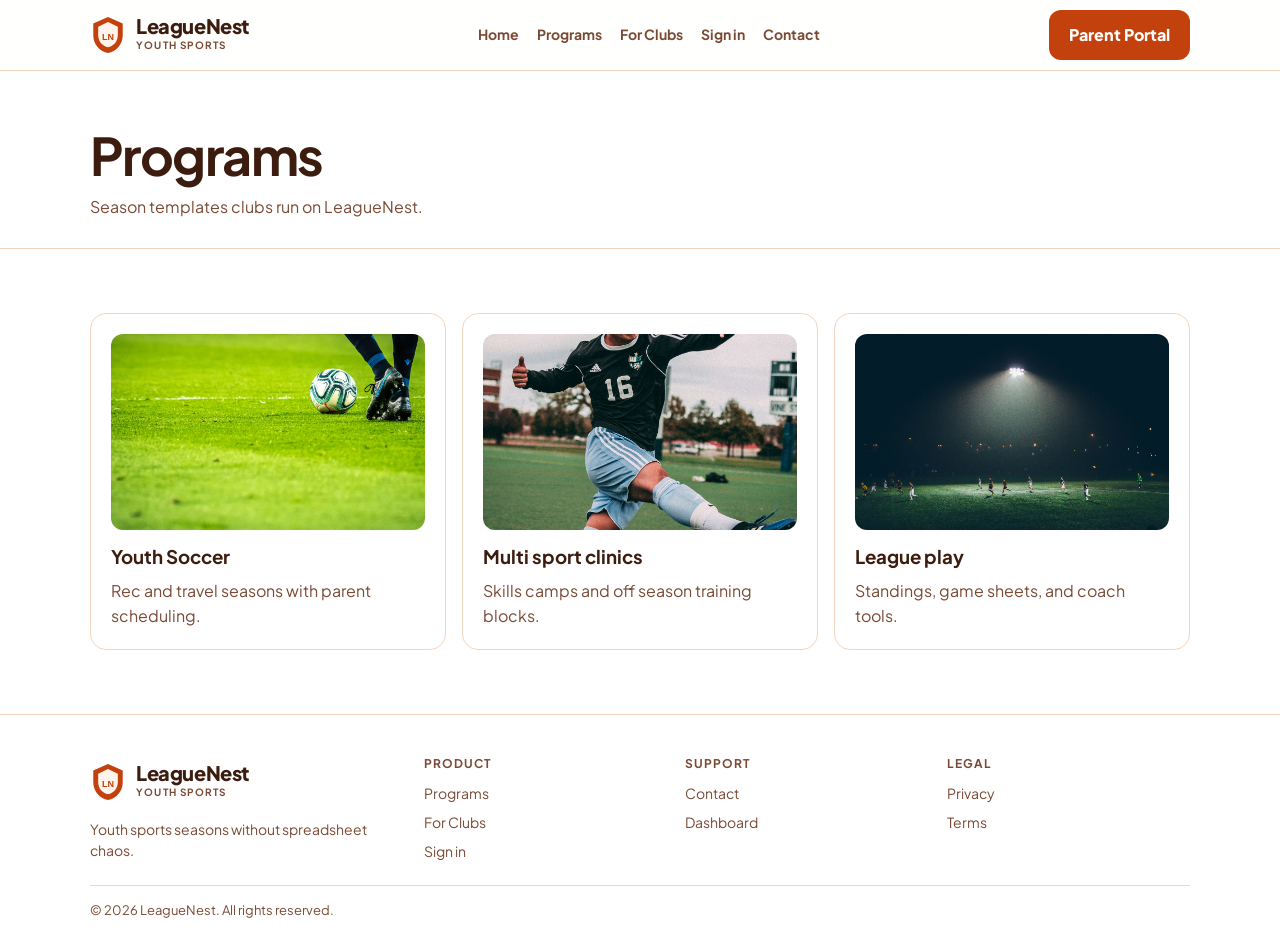
<file: programs.html>
<!DOCTYPE html><html lang="en"><head><meta charset="utf-8"/><meta name="viewport" content="width=device-width,initial-scale=1"/>
<title>Programs | LeagueNest</title>
<link href="https://fonts.googleapis.com/css2?family=Plus+Jakarta+Sans:wght@400;500;600;700;800&display=swap" rel="stylesheet"/>
<link rel="stylesheet" href="styles.css"/>  <link rel="icon" href="favicon.svg" type="image/svg+xml"/>
  <meta name="theme-color" content="#fff4ec"/>
  <meta name="description" content="Youth sports platform for registration, rosters, and game day updates."/>
  <meta property="og:title" content="Programs | LeagueNest"/>
  <meta property="og:description" content="Youth sports platform for registration, rosters, and game day updates."/>
  <meta property="og:type" content="website"/>
  <meta property="og:url" content="https://mryamaslam.github.io/leaguenest/"/>
  <meta name="twitter:card" content="summary_large_image"/>
</head><body>
<a class="skip-link" href="#main">Skip to content</a><header><div class="wrap nav"><a class="logo logo-league" href="index.html" aria-label="LeagueNest home"><svg class="logo-crest" viewBox="0 0 44 48" aria-hidden="true"><path d="M22 2L40 10v14c0 12-8 20-18 22C12 44 4 36 4 24V10L22 2z" fill="#c2410c"/><path d="M22 8L34 14v10c0 8-5.2 13.5-12 15-6.8-1.5-12-7-12-15V14L22 8z" fill="#fff4ec"/><text x="22" y="30" text-anchor="middle" font-family="Arial Black,Arial,sans-serif" font-size="11" font-weight="800" fill="#c2410c">LN</text></svg><span class="logo-copy"><span class="logo-name">LeagueNest</span><span class="logo-tag">youth sports</span></span></a>
<button class="nav-toggle" id="navToggle" aria-label="Menu">☰</button>
<nav class="links" id="navLinks"><a href="index.html">Home</a><a href="programs.html">Programs</a><a href="clubs.html">For Clubs</a><a href="login.html">Sign in</a><a href="contact.html">Contact</a></nav>
<a class="btn btn-red" href="login.html">Parent Portal</a></div></header>
<main id="main"><div class="page-hero"><div class="wrap"><h1>Programs</h1><p>Season templates clubs run on LeagueNest.</p></div></div>
<section class="section-alt"><div class="wrap grid-3">
<article class="card"><img src="images/soccer.jpg" alt="Soccer" loading="lazy" decoding="async"><h3>Youth Soccer</h3><p>Rec and travel seasons with parent scheduling.</p></article>
<article class="card"><img src="images/kids.jpg" alt="Multi sport" loading="lazy" decoding="async"><h3>Multi sport clinics</h3><p>Skills camps and off season training blocks.</p></article>
<article class="card"><img src="images/field.jpg" alt="Field sports" loading="lazy" decoding="async"><h3>League play</h3><p>Standings, game sheets, and coach tools.</p></article>
</div></div></section></main>
<footer><div class="wrap"><div class="footer-grid">
<div><a class="logo logo-league" href="index.html" aria-label="LeagueNest home"><svg class="logo-crest" viewBox="0 0 44 48" aria-hidden="true"><path d="M22 2L40 10v14c0 12-8 20-18 22C12 44 4 36 4 24V10L22 2z" fill="#c2410c"/><path d="M22 8L34 14v10c0 8-5.2 13.5-12 15-6.8-1.5-12-7-12-15V14L22 8z" fill="#fff4ec"/><text x="22" y="30" text-anchor="middle" font-family="Arial Black,Arial,sans-serif" font-size="11" font-weight="800" fill="#c2410c">LN</text></svg><span class="logo-copy"><span class="logo-name">LeagueNest</span><span class="logo-tag">youth sports</span></span></a><p class="muted" style="margin-top:10px;font-size:14px">Youth sports seasons without spreadsheet chaos.</p></div>
<div><h4>Product</h4><a href="programs.html">Programs</a><a href="clubs.html">For Clubs</a><a href="login.html">Sign in</a></div>
<div><h4>Support</h4><a href="contact.html">Contact</a><a href="dashboard.html">Dashboard</a></div>
<div><h4>Legal</h4><a href="privacy.html">Privacy</a><a href="terms.html">Terms</a></div>
</div><div class="footer-bottom">© 2026 LeagueNest. All rights reserved.</div></div></footer><script src="app.js"></script><div class="cookie-bar" id="cookieBar" role="dialog" aria-live="polite"><p>We use local storage for cart/demo preferences. See our <a href="privacy.html">Privacy</a>.</p><button type="button" class="btn btn-solid btn-primary btn-teal btn-red btn-sky" id="cookieAccept">Got it</button></div>
<button type="button" class="to-top" id="toTop" aria-label="Back to top">↑</button>
</body></html>
</file>
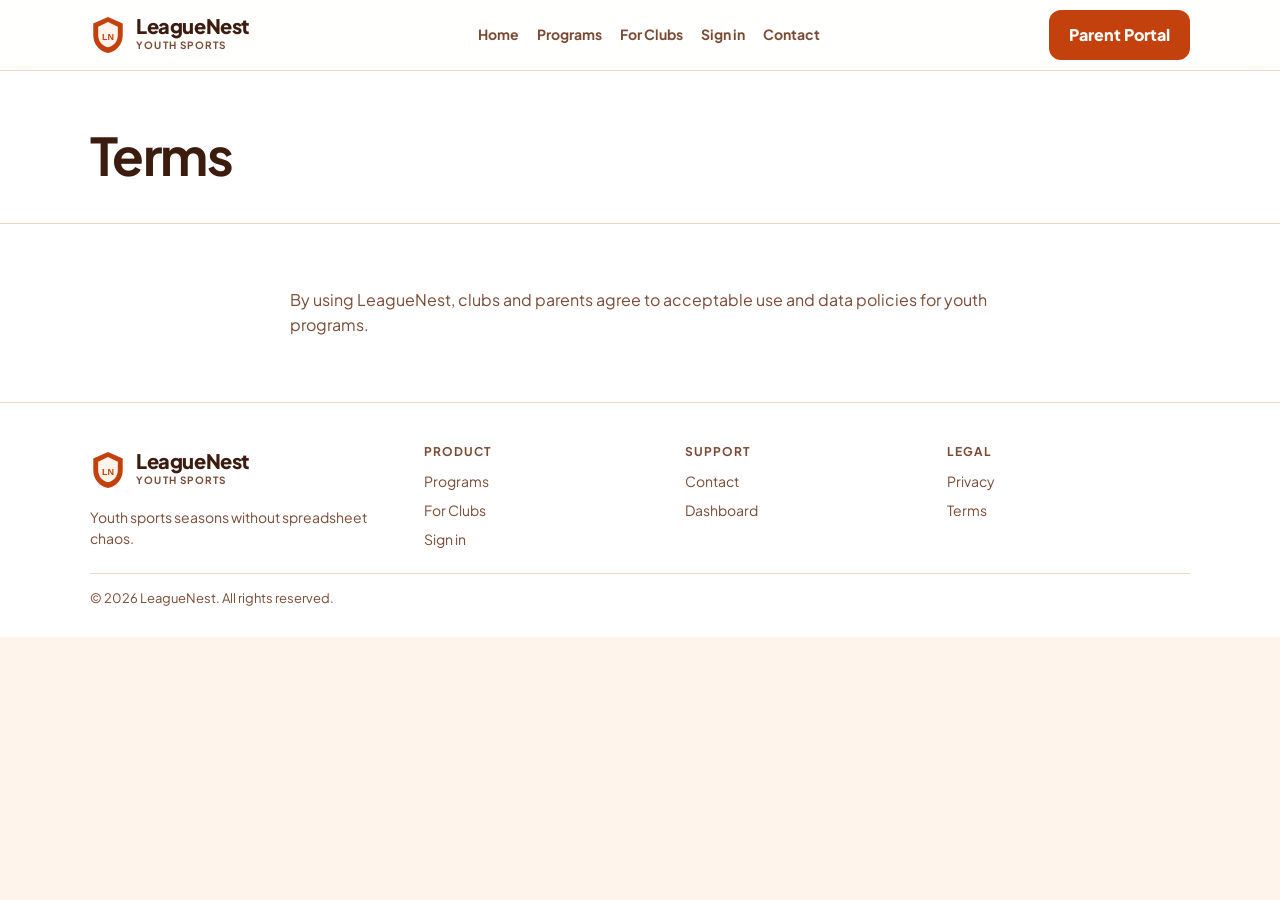
<file: terms.html>
<!DOCTYPE html><html lang="en"><head><meta charset="utf-8"/><meta name="viewport" content="width=device-width,initial-scale=1"/>
<title>Terms | LeagueNest</title>
<link href="https://fonts.googleapis.com/css2?family=Plus+Jakarta+Sans:wght@400;500;600;700;800&display=swap" rel="stylesheet"/>
<link rel="stylesheet" href="styles.css"/>  <link rel="icon" href="favicon.svg" type="image/svg+xml"/>
  <meta name="theme-color" content="#fff4ec"/>
  <meta name="description" content="Youth sports platform for registration, rosters, and game day updates."/>
  <meta property="og:title" content="Terms | LeagueNest"/>
  <meta property="og:description" content="Youth sports platform for registration, rosters, and game day updates."/>
  <meta property="og:type" content="website"/>
  <meta property="og:url" content="https://mryamaslam.github.io/leaguenest/"/>
  <meta name="twitter:card" content="summary_large_image"/>
</head><body>
<a class="skip-link" href="#main">Skip to content</a><header><div class="wrap nav"><a class="logo logo-league" href="index.html" aria-label="LeagueNest home"><svg class="logo-crest" viewBox="0 0 44 48" aria-hidden="true"><path d="M22 2L40 10v14c0 12-8 20-18 22C12 44 4 36 4 24V10L22 2z" fill="#c2410c"/><path d="M22 8L34 14v10c0 8-5.2 13.5-12 15-6.8-1.5-12-7-12-15V14L22 8z" fill="#fff4ec"/><text x="22" y="30" text-anchor="middle" font-family="Arial Black,Arial,sans-serif" font-size="11" font-weight="800" fill="#c2410c">LN</text></svg><span class="logo-copy"><span class="logo-name">LeagueNest</span><span class="logo-tag">youth sports</span></span></a>
<button class="nav-toggle" id="navToggle" aria-label="Menu">☰</button>
<nav class="links" id="navLinks"><a href="index.html">Home</a><a href="programs.html">Programs</a><a href="clubs.html">For Clubs</a><a href="login.html">Sign in</a><a href="contact.html">Contact</a></nav>
<a class="btn btn-red" href="login.html">Parent Portal</a></div></header>
<main id="main"><div class="page-hero"><div class="wrap"><h1>Terms</h1></div></div><section class="section-alt"><div class="wrap" style="max-width:700px"><p class="muted">By using LeagueNest, clubs and parents agree to acceptable use and data policies for youth programs.</p></div></section></main>
<footer><div class="wrap"><div class="footer-grid">
<div><a class="logo logo-league" href="index.html" aria-label="LeagueNest home"><svg class="logo-crest" viewBox="0 0 44 48" aria-hidden="true"><path d="M22 2L40 10v14c0 12-8 20-18 22C12 44 4 36 4 24V10L22 2z" fill="#c2410c"/><path d="M22 8L34 14v10c0 8-5.2 13.5-12 15-6.8-1.5-12-7-12-15V14L22 8z" fill="#fff4ec"/><text x="22" y="30" text-anchor="middle" font-family="Arial Black,Arial,sans-serif" font-size="11" font-weight="800" fill="#c2410c">LN</text></svg><span class="logo-copy"><span class="logo-name">LeagueNest</span><span class="logo-tag">youth sports</span></span></a><p class="muted" style="margin-top:10px;font-size:14px">Youth sports seasons without spreadsheet chaos.</p></div>
<div><h4>Product</h4><a href="programs.html">Programs</a><a href="clubs.html">For Clubs</a><a href="login.html">Sign in</a></div>
<div><h4>Support</h4><a href="contact.html">Contact</a><a href="dashboard.html">Dashboard</a></div>
<div><h4>Legal</h4><a href="privacy.html">Privacy</a><a href="terms.html">Terms</a></div>
</div><div class="footer-bottom">© 2026 LeagueNest. All rights reserved.</div></div></footer><script src="app.js"></script><div class="cookie-bar" id="cookieBar" role="dialog" aria-live="polite"><p>We use local storage for cart/demo preferences. See our <a href="privacy.html">Privacy</a>.</p><button type="button" class="btn btn-solid btn-primary btn-teal btn-red btn-sky" id="cookieAccept">Got it</button></div>
<button type="button" class="to-top" id="toTop" aria-label="Back to top">↑</button>
</body></html>
</file>
<file: styles.css>
﻿
:root{--bg:#fff7f4;--ink:#3a2118;--muted:#7a584a;--red:#dc2626;--pink:#ffe4e6;--line:#f0d5cc;--ease:cubic-bezier(.22,1,.36,1)}
*{box-sizing:border-box;margin:0;padding:0}html{scroll-behavior:smooth}body{font-family:"Plus Jakarta Sans",system-ui,sans-serif;background:var(--bg);color:var(--ink);line-height:1.55}
a{color:inherit;text-decoration:none}img{max-width:100%;display:block}.wrap{width:min(1100px,calc(100% - 36px));margin:0 auto}
.btn{display:inline-flex;align-items:center;justify-content:center;border-radius:12px;padding:13px 20px;font-weight:800;border:0;cursor:pointer;font-family:inherit;transition:transform .35s var(--ease);background:var(--ink);color:#fff}
.btn:hover{transform:translateY(-3px)}.btn-red{background:var(--red)}.btn-line{background:#fff;border:1px solid var(--line);color:var(--ink)}.btn-full{width:100%}
header{position:sticky;top:0;z-index:20;background:rgba(255,255,255,.92);backdrop-filter:blur(12px);border-bottom:1px solid var(--line)}
.nav{display:flex;align-items:center;justify-content:space-between;min-height:70px}
.brand{display:flex;align-items:center;gap:10px;font-weight:800;font-size:18px}
.puck{width:28px;height:28px;border-radius:50%;background:var(--red);box-shadow:inset 0 0 0 5px #7f1d1d}
.links{display:flex;gap:18px;font-weight:700;color:var(--muted);font-size:14px}.nav-toggle{display:none;background:0;border:0;font-size:22px}
.hero{position:relative;min-height:78vh;display:grid;align-items:center;background-size:cover;background-position:center}
.hero::before{content:"";position:absolute;inset:0;background:linear-gradient(105deg,rgba(58,33,24,.88),rgba(58,33,24,.45))}
.hero .wrap{position:relative;z-index:1;padding:60px 0;color:#fff}
h1,h2{letter-spacing:-.03em}h1{font-size:clamp(34px,5vw,52px);line-height:1.08;margin-bottom:12px;max-width:14ch}
.lead{color:#f5d0c8;max-width:38ch;margin-bottom:22px;font-size:17px}
.page-hero{padding:56px 0 28px;background:#fff;border-bottom:1px solid var(--line)}.page-hero p{color:var(--muted);margin-top:10px}
section{padding:64px 0}.section-alt{background:#fff}
.grid-3{display:grid;grid-template-columns:repeat(3,1fr);gap:16px}.grid-2{display:grid;grid-template-columns:1fr 1fr;gap:28px;align-items:center}
.card{background:#fff;border:1px solid var(--line);border-radius:16px;padding:20px;transition:transform .4s var(--ease)}.card:hover{transform:translateY(-8px)}
.card img{border-radius:12px;aspect-ratio:16/10;object-fit:cover;width:100%;margin-bottom:12px}.muted,.card p{color:var(--muted)}.card h3{margin-bottom:8px}
.split-img{border-radius:20px;aspect-ratio:4/3;object-fit:cover;width:100%}
.shell{min-height:calc(100vh - 70px);display:grid;grid-template-columns:1.05fr .95fr;background:#fff}
.left{padding:40px;display:flex;flex-direction:column}.right{background:linear-gradient(160deg,#ffe4e6,#fecdd3);padding:28px;border-left:1px solid var(--line);display:flex;flex-direction:column;justify-content:space-between}
.field{margin-bottom:14px}label{display:block;font-size:13px;font-weight:700;margin-bottom:6px}
.input{width:100%;border:1px solid var(--line);border-radius:12px;padding:13px 14px;font:inherit;background:#fffaf8}
.alert{background:var(--red);color:#fff;border-radius:12px;padding:12px 14px;font-size:13px;font-weight:700}
.dash-stats{display:grid;grid-template-columns:repeat(3,1fr);gap:14px;margin:24px 0}
.stat{background:#fff;border:1px solid var(--line);border-radius:14px;padding:18px}.stat b{display:block;font-size:28px;margin-top:6px}
.form{display:grid;gap:12px;max-width:480px}.form input,.form textarea{width:100%;padding:12px;border-radius:10px;border:1px solid var(--line);font:inherit}
.form-success{display:none;padding:14px;border-radius:10px;background:rgba(220,38,38,.1);color:var(--red);font-weight:700}.form-success.show{display:block}
footer{padding:40px 0 28px;border-top:1px solid var(--line);background:#fff}.footer-grid{display:grid;grid-template-columns:1.3fr 1fr 1fr 1fr;gap:18px;margin-bottom:16px}
.footer-grid h4{font-size:12px;text-transform:uppercase;letter-spacing:.08em;color:var(--muted);margin-bottom:10px}
.footer-grid a{display:block;color:var(--muted);margin:7px 0;font-size:14px}.footer-bottom{font-size:13px;color:var(--muted);border-top:1px solid var(--line);padding-top:14px}
.reveal{opacity:0;transform:translateY(24px);transition:.75s var(--ease)}.reveal.in{opacity:1;transform:none}
@media(max-width:900px){.nav-toggle{display:block}.links{display:none;position:absolute;left:0;right:0;top:70px;flex-direction:column;background:#fff;padding:16px;border-bottom:1px solid var(--line)}.links.open{display:flex}.grid-3,.grid-2,.footer-grid,.shell,.dash-stats{grid-template-columns:1fr}.right{border-left:0;border-top:1px solid var(--line);min-height:280px}}

/* ---- professional sections ---- */
.stats-strip{display:grid;grid-template-columns:repeat(4,1fr);gap:16px}
.stat-box{text-align:center;padding:28px 16px;border:1px solid var(--line,rgba(0,0,0,.08));border-radius:18px;background:var(--card,#fff)}
.stat-box b{display:block;font-size:clamp(28px,3vw,40px);margin-bottom:6px}
.stat-box span{font-size:13px;opacity:.75}
.logos-row{display:flex;flex-wrap:wrap;gap:14px 28px;justify-content:center;align-items:center;font-weight:700;font-size:13px;text-transform:uppercase;letter-spacing:.06em;opacity:.75}
.logos-row span{padding:10px 14px;border:1px solid var(--line,rgba(0,0,0,.08));border-radius:999px}
.process{display:grid;grid-template-columns:repeat(4,1fr);gap:16px;counter-reset:step}
.process .step{padding:22px;border-radius:18px;border:1px solid var(--line,rgba(0,0,0,.08));background:var(--card,#fff)}
.process .step::before{counter-increment:step;content:counter(step,decimal-leading-zero);display:block;font-weight:800;font-size:22px;margin-bottom:10px}
.process .step h3{margin-bottom:8px;font-size:17px}.process .step p{font-size:14px;opacity:.75;line-height:1.55}
.newsletter{display:grid;grid-template-columns:1.2fr .8fr;gap:20px;align-items:center;padding:36px;border-radius:24px;border:1px solid var(--line,rgba(0,0,0,.08));background:var(--card,#fff)}
.newsletter form{display:flex;gap:10px;flex-wrap:wrap}
.newsletter input{flex:1;min-width:200px;padding:13px 14px;border-radius:12px;border:1px solid var(--line,rgba(0,0,0,.12));font:inherit}
.contact-grid{display:grid;grid-template-columns:1.1fr .9fr;gap:28px;align-items:start}
.contact-cards{display:grid;gap:12px}
.contact-card{padding:18px;border-radius:16px;border:1px solid var(--line,rgba(0,0,0,.08));background:var(--card,#fff)}
.contact-card h4{margin-bottom:6px}.contact-card p{font-size:14px;opacity:.8;line-height:1.5}
.form-row{display:grid;grid-template-columns:1fr 1fr;gap:12px}
.map-box{border-radius:18px;min-height:200px;border:1px solid var(--line,rgba(0,0,0,.08));display:grid;place-items:center;padding:24px;text-align:center;background:linear-gradient(145deg,rgba(127,127,127,.08),transparent)}
.quote-band{padding:40px;border-radius:24px;border:1px solid var(--line,rgba(0,0,0,.08));text-align:center;background:var(--card,#fff)}
.quote-band blockquote{font-size:clamp(20px,2.6vw,28px);line-height:1.4;max-width:40ch;margin:0 auto 16px}
@media(max-width:900px){.stats-strip{grid-template-columns:1fr 1fr}.process,.newsletter,.contact-grid,.form-row{grid-template-columns:1fr}}

/* ==== frontend polish: alignment, FAQ, sections ==== */
.section-tight { padding: 36px 0 !important; }
.section-head { max-width: 640px; }
.section-head.center { text-align: center; margin-left: auto; margin-right: auto; }
.section-head.center + .stats-strip,
.section-head.center + .process,
.section-head.center + .grid-3,
.section-head.center + .faq,
.section-head.center + .integrations { }

.grid-3 > .card,
.grid > .product,
.grid > .card {
  height: 100%;
  display: flex;
  flex-direction: column;
}
.card p:last-child { margin-top: auto; }

/* FAQ â€” professional accordion */
.faq {
  max-width: 760px;
  margin: 0 auto;
  display: grid;
  gap: 12px;
}
.faq details {
  border: 1px solid var(--line, rgba(255,255,255,.12));
  border-radius: 16px;
  padding: 0;
  margin: 0;
  background: var(--card, rgba(255,255,255,.04));
  overflow: hidden;
  transition: border-color .25s, box-shadow .25s, transform .25s;
}
.faq details:hover {
  border-color: rgba(127,127,127,.35);
}
.faq details[open] {
  box-shadow: 0 12px 36px rgba(0,0,0,.08);
}
.faq summary {
  cursor: pointer;
  font-weight: 700;
  list-style: none;
  display: flex;
  align-items: center;
  justify-content: space-between;
  gap: 16px;
  padding: 18px 20px;
  line-height: 1.35;
  font-size: 15px;
}
.faq summary::-webkit-details-marker { display: none; }
.faq summary::after {
  content: "+";
  flex: 0 0 auto;
  width: 28px;
  height: 28px;
  border-radius: 50%;
  display: grid;
  place-items: center;
  font-size: 18px;
  font-weight: 600;
  line-height: 1;
  border: 1px solid var(--line, rgba(127,127,127,.25));
  opacity: .85;
  transition: transform .25s, background .25s;
}
.faq details[open] summary::after {
  content: "–";
  transform: none;
  background: rgba(127,127,127,.08);
}
.faq details p {
  margin: 0;
  padding: 0 20px 18px;
  color: var(--muted, #6b7280);
  font-size: 14px;
  line-height: 1.65;
  max-width: 62ch;
}

/* Process polish */
.process {
  align-items: stretch;
}
.process .step {
  height: 100%;
  display: flex;
  flex-direction: column;
}
.process .step::before {
  font-variant-numeric: tabular-nums;
  letter-spacing: .04em;
  margin-bottom: 14px;
}

/* Stats / logos alignment */
.stats-strip {
  align-items: stretch;
}
.stat-box {
  display: flex;
  flex-direction: column;
  justify-content: center;
  min-height: 120px;
}
.logos-row {
  gap: 12px 14px;
  justify-content: center;
}

/* Newsletter / CTA alignment */
.newsletter {
  align-items: center;
}
.newsletter form {
  width: 100%;
  align-items: center;
}
.newsletter input {
  min-height: 48px;
}
.cta-band {
  align-items: center;
}

/* Contact form should fill grid column */
.contact-grid .form {
  max-width: none;
  width: 100%;
}
.form-row {
  align-items: start;
}
.form label {
  display: block;
  margin-bottom: 6px;
}
.form input[type="checkbox"] {
  width: auto;
  display: inline-block;
  vertical-align: middle;
}

/* Quote band */
.quote-band {
  max-width: 900px;
  margin-left: auto;
  margin-right: auto;
}

/* Integrations wrap nicely */
.integrations {
  align-items: stretch;
}
.integrations div {
  display: grid;
  place-items: center;
  min-height: 56px;
}

@media (max-width: 900px) {
  .stats-strip { grid-template-columns: 1fr 1fr !important; }
  .process { grid-template-columns: 1fr !important; }
  .integrations { grid-template-columns: repeat(3, 1fr) !important; }
  .newsletter, .contact-grid, .form-row { grid-template-columns: 1fr !important; }
  .faq summary { font-size: 14px; padding: 16px; }
  .faq details p { padding: 0 16px 16px; }
  .section-tight { padding: 28px 0 !important; }
}

.check-row label{display:flex;align-items:flex-start;gap:10px;font-weight:600;line-height:1.45;cursor:pointer}
.check-row input{margin-top:3px}
.nav{flex-wrap:wrap}
.nav .btn{white-space:nowrap}
@media(max-width:1100px){
  .nav-links{gap:14px;font-size:13px}
}

/* ---- UX readability / contrast / interaction fixes ---- */
/* ---- UX readability / contrast / interaction fixes ---- */
.stat-box span,
.process .step p,
.logos-row,
.contact-card p {
  opacity: 1 !important;
}
.stat-box span,
.process .step p {
  color: var(--muted) !important;
}
.faq details[open] summary::after {
  content: "–" !important;
}
.btn {
  transition: transform .35s var(--ease), background .25s ease, border-color .25s ease, box-shadow .25s ease, filter .25s ease !important;
}
input::placeholder,
textarea::placeholder {
  opacity: 1;
  color: #6b7f96;
}
.footer-grid a:hover {
  color: var(--ink, var(--text, #111));
}
.product.is-hidden,
[data-product].is-hidden {
  display: none !important;
}
.filter-panel {
  display: none;
  padding: 8px 0 12px;
  border-bottom: 1px solid var(--line, #e5e5e5);
}
.filter-group.open .filter-panel { display: block; }
.filter-group.open > button span { transform: rotate(45deg); display: inline-block; }
.filter-panel label {
  display: flex;
  align-items: center;
  gap: 8px;
  padding: 6px 0;
  font-size: 13px;
  font-weight: 500;
  cursor: pointer;
  color: var(--muted, #525252);
}
.filter-chip-row { display: flex; flex-wrap: wrap; gap: 8px; margin: 10px 0 16px; }
.filter-chip {
  border: 1px solid var(--line, #e5e5e5);
  background: #fff;
  border-radius: 999px;
  padding: 7px 12px;
  font: inherit;
  font-size: 12px;
  font-weight: 700;
  cursor: pointer;
}
.filter-chip.active {
  background: var(--ink, #171717);
  color: #fff;
  border-color: transparent;
}
.filter-empty {
  display: none;
  color: var(--muted);
  padding: 20px 0;
}
.filter-empty.show { display: block; }


/* LeagueNest contrast */
:root {
  --muted: #5c4036;
}
.right .muted {
  color: #5c4036 !important;
}
.btn-red:hover {
  background: #b91c1c !important;
}
.btn-line:hover {
  border-color: #d4a99a;
  background: #fff7f4;
}



/* ---- Reviews section ---- */
.reviews-grid {
  display: grid;
  grid-template-columns: repeat(3, 1fr);
  gap: 18px;
  margin-top: 8px;
}
.review-card {
  padding: 24px 22px;
  border-radius: 18px;
  border: 1px solid var(--line, rgba(127,127,127,.2));
  background: var(--card, var(--panel, #fff));
  display: flex;
  flex-direction: column;
  gap: 14px;
  height: 100%;
  transition: transform .35s var(--ease, ease);
}
.review-card:hover { transform: translateY(-6px); }
.review-stars {
  color: #f59e0b;
  letter-spacing: 2px;
  font-size: 14px;
  line-height: 1;
}
.review-card > p {
  font-size: 15px;
  line-height: 1.55;
  flex: 1;
  margin: 0;
}
.review-author {
  display: flex;
  align-items: center;
  gap: 12px;
  margin-top: 4px;
}
.review-avatar {
  width: 42px;
  height: 42px;
  border-radius: 50%;
  display: grid;
  place-items: center;
  font-weight: 800;
  font-size: 13px;
  letter-spacing: .02em;
  flex-shrink: 0;
}
.review-author strong {
  display: block;
  font-size: 14px;
}
.review-author .muted,
.review-author span:last-child {
  display: block;
  font-size: 12px;
  margin-top: 2px;
}
@media (max-width: 900px) {
  .reviews-grid { grid-template-columns: 1fr !important; }
}

/* ---- Modern standards baseline ---- */
:root {
  --bg: #fff4ec;
  --ink: #3b1c0f;
  --muted: #7a4a35;
  --red: #c2410c;
  --pink: #ffedd5;
  --line: #f3d5bf;
  --focus: #c2410c;
  --radius: 14px;
}
.btn-red { background: #c2410c !important; }
.btn-red:hover { background: #9a3412 !important; }
.logo-mark { background: linear-gradient(145deg,#ea580c,#c2410c) !important; }
.logo-text .accent { color: #c2410c !important; }


/* ---- Modern standards baseline ---- */
:focus-visible {
  outline: 3px solid var(--focus, #2563eb);
  outline-offset: 3px;
}
.skip-link {
  position: absolute;
  left: 12px;
  top: -48px;
  z-index: 1000;
  background: var(--focus, #111);
  color: #fff;
  padding: 10px 14px;
  border-radius: 10px;
  font-weight: 700;
  font-size: 14px;
}
.skip-link:focus {
  top: 12px;
}
img { height: auto; }
@media (prefers-reduced-motion: reduce) {
  html { scroll-behavior: auto; }
  *, *::before, *::after {
    animation-duration: 0.01ms !important;
    animation-iteration-count: 1 !important;
    transition-duration: 0.01ms !important;
  }
  .reveal { opacity: 1 !important; transform: none !important; filter: none !important; }
}
.cookie-bar {
  position: fixed;
  left: 16px;
  right: 16px;
  bottom: 16px;
  z-index: 90;
  max-width: 720px;
  margin: 0 auto;
  display: none;
  align-items: center;
  justify-content: space-between;
  gap: 14px;
  padding: 14px 16px;
  border-radius: 14px;
  background: rgba(15,15,15,.94);
  color: #fff;
  border: 1px solid rgba(255,255,255,.12);
  box-shadow: 0 16px 40px rgba(0,0,0,.25);
  font-size: 14px;
  line-height: 1.4;
}
.cookie-bar.show { display: flex; flex-wrap: wrap; }
.cookie-bar a { color: #fff; text-decoration: underline; }
.cookie-bar .btn { margin: 0; }
.to-top {
  position: fixed;
  right: 18px;
  bottom: 18px;
  z-index: 80;
  width: 44px;
  height: 44px;
  border-radius: 50%;
  border: 0;
  cursor: pointer;
  display: none;
  place-items: center;
  font-weight: 800;
  background: var(--focus, #111);
  color: #fff;
  box-shadow: 0 10px 24px rgba(0,0,0,.2);
}
.to-top.show { display: grid; }
@media (max-width: 900px) {
  .cookie-bar { left: 10px; right: 10px; bottom: 10px; }
}

/* ---- Brand logo system ---- */
/* LeagueNest logo — sports crest shield */
.logo.logo-league, .logo, a.brand {
  display: inline-flex !important;
  align-items: center;
  gap: 10px;
  text-decoration: none;
}
.logo-league .logo-crest { width: 36px; height: 40px; flex-shrink: 0; }
.logo-league .logo-copy { display: flex; flex-direction: column; gap: 2px; }
.logo-league .logo-name {
  font-family: "Plus Jakarta Sans", system-ui, sans-serif;
  font-weight: 800;
  font-size: 20px;
  letter-spacing: -.02em;
  color: #3b1c0f;
  line-height: 1;
}
.logo-league .logo-tag {
  font-size: 10px;
  font-weight: 700;
  letter-spacing: .12em;
  text-transform: uppercase;
  color: #7a4a35;
}
.logo-mark, .logo-text, .puck { display: none !important; }

/* ---- Unique motion / section language ---- */
/* LeagueNest motion — spring pop + scoreboard pulse */
.reveal { opacity: 0; transform: scale(.9); transition: .7s cubic-bezier(.22,1.4,.36,1); }
.reveal.in { opacity: 1; transform: none; }
.stat-box b { display: inline-block; animation: lnTick 2.8s ease-in-out infinite; }
@keyframes lnTick { 0%,100%{ transform: scale(1);} 50%{ transform: scale(1.06);} }
.card { transition: transform .4s cubic-bezier(.22,1.4,.36,1), box-shadow .4s; }
.card:hover { transform: translateY(-10px) scale(1.02); box-shadow: 0 18px 36px rgba(194,65,12,.12); }
.btn-red { transition: transform .3s cubic-bezier(.22,1.4,.36,1), background .2s; }
.btn-red:hover { transform: scale(1.05); }
.logo-crest { transition: transform .4s; }
.logo-league:hover .logo-crest { transform: rotate(-6deg) scale(1.05); }
.process .step:hover { transform: translateY(-8px); border-color: #c2410c; }
</file>
